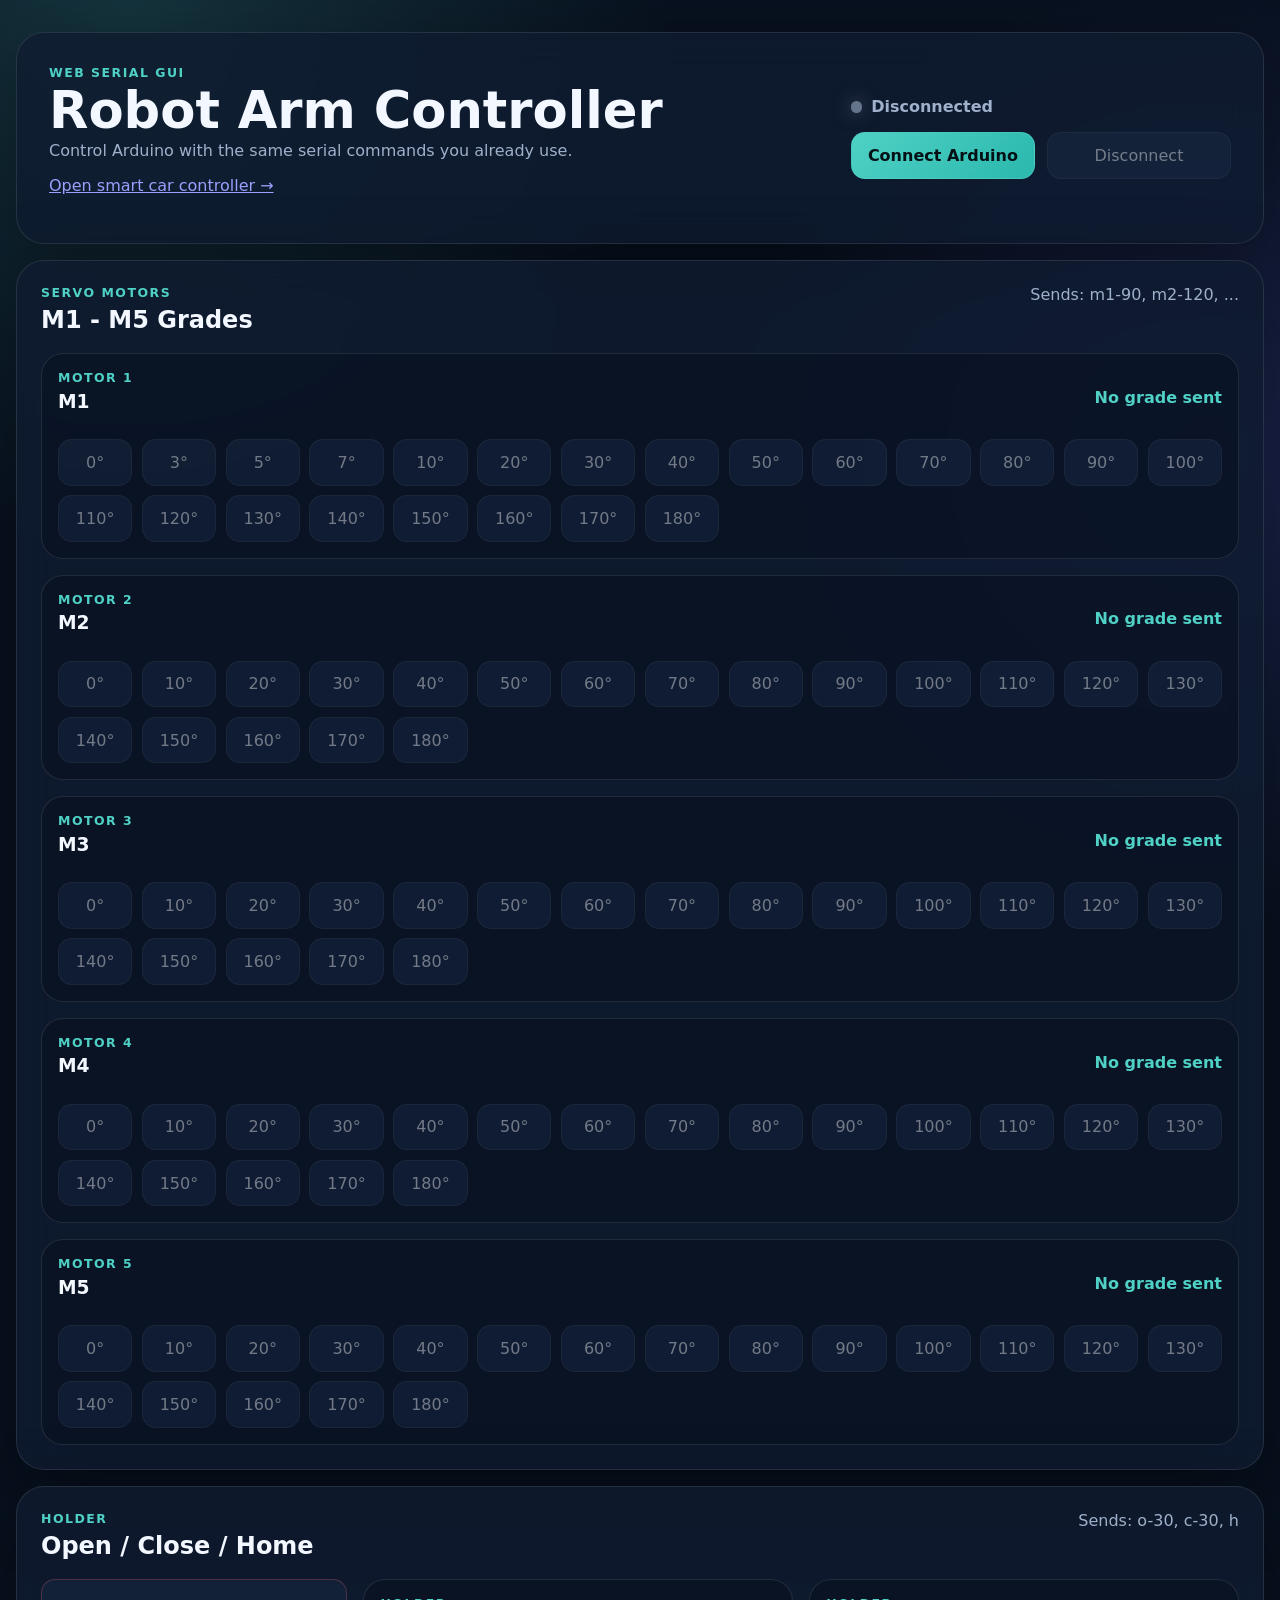
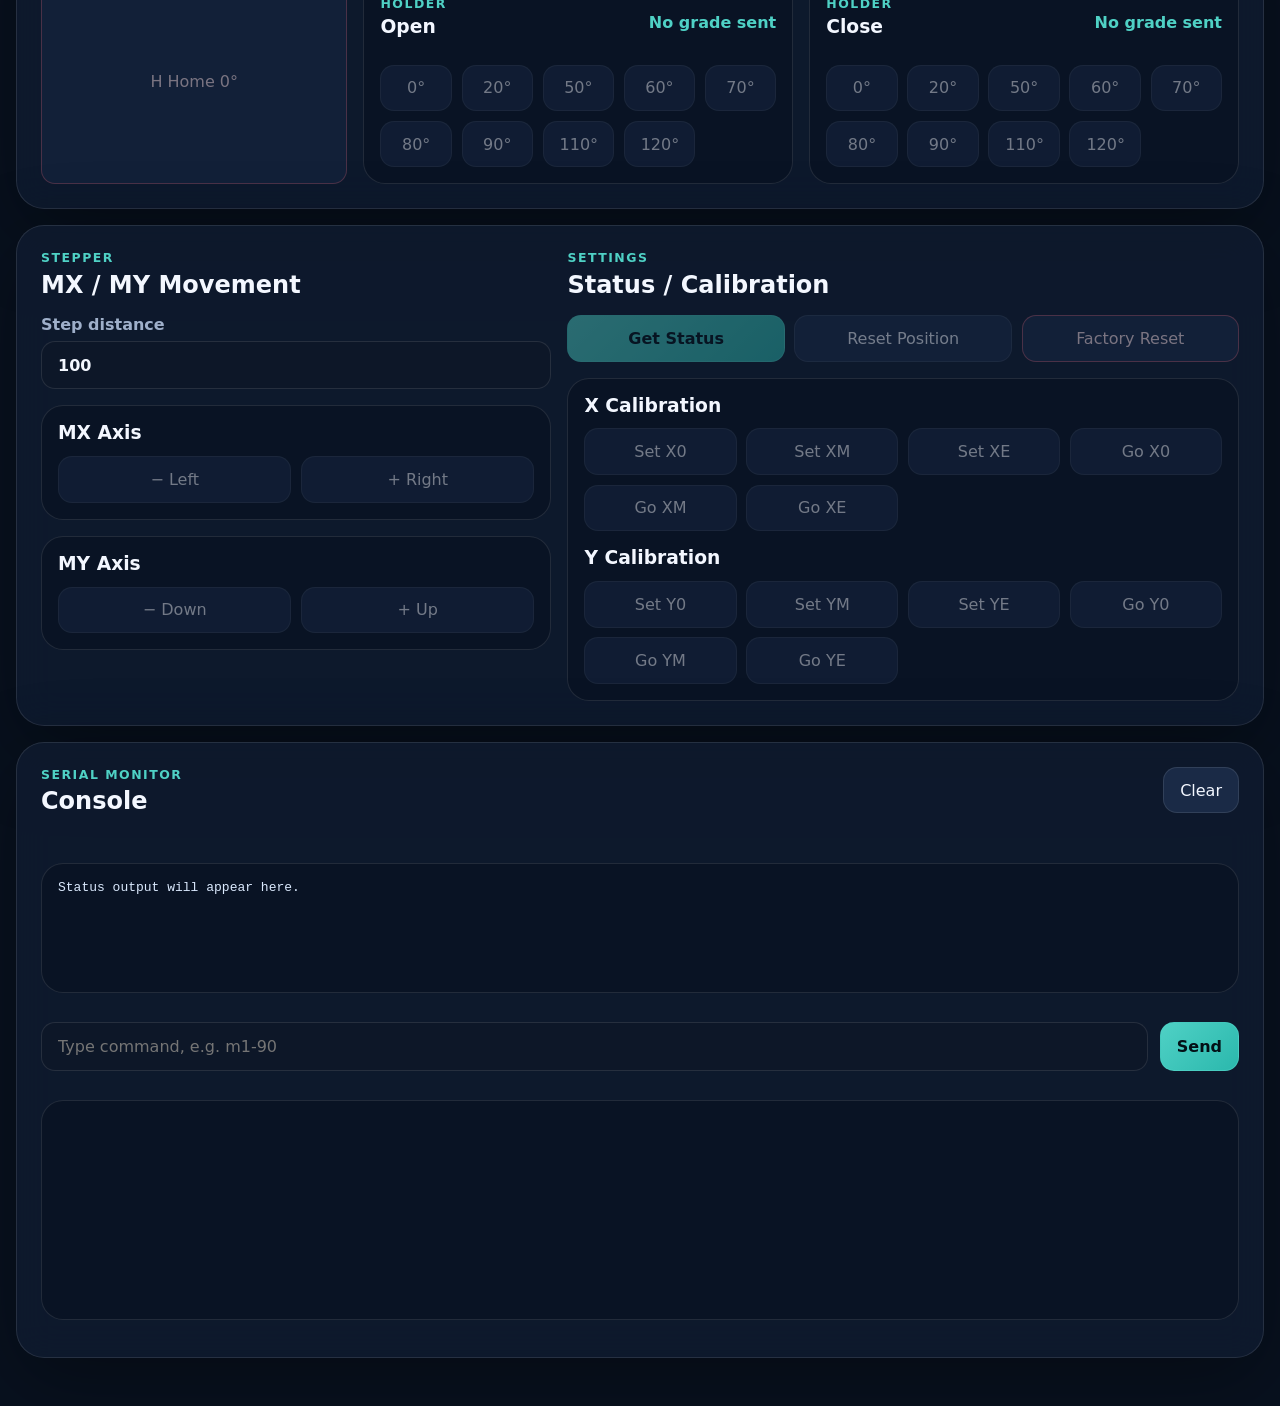
<file: index.html>
<!doctype html>
<html lang="en">
  <head>
    <meta charset="UTF-8" />
    <meta name="viewport" content="width=device-width, initial-scale=1.0" />
    <title>Robot Arm Controller</title>
    <link rel="stylesheet" href="styles.css" />
  </head>
  <body>
    <main class="shell">
      <header class="hero">
        <div>
          <p class="eyebrow">Web Serial GUI</p>
          <h1>Robot Arm Controller</h1>
          <p class="subtitle">Control Arduino with the same serial commands you already use.</p>
          <p class="subtitle"><a class="page-link" href="car.html">Open smart car controller →</a></p>
        </div>
        <div class="connection-card">
          <span id="connectionStatus" class="status-dot">Disconnected</span>
          <div class="connection-actions">
            <button id="connectButton" class="primary">Connect Arduino</button>
            <button id="disconnectButton" disabled>Disconnect</button>
          </div>
        </div>
      </header>

      <section class="panel">
        <div class="section-title">
          <div>
            <p class="eyebrow">Servo Motors</p>
            <h2>M1 - M5 Grades</h2>
          </div>
          <span class="hint">Sends: m1-90, m2-120, ...</span>
        </div>
        <div id="servoGrid" class="motor-grid"></div>
      </section>

      <section class="panel">
        <div class="section-title">
          <div>
            <p class="eyebrow">Holder</p>
            <h2>Open / Close / Home</h2>
          </div>
          <span class="hint">Sends: o-30, c-30, h</span>
        </div>
        <div class="holder-layout">
          <button class="danger command-button" data-command="h">H Home 0°</button>
          <div id="holderGrid" class="holder-grid"></div>
        </div>
      </section>

      <section class="panel split">
        <div>
          <div class="section-title compact">
            <div>
              <p class="eyebrow">Stepper</p>
              <h2>MX / MY Movement</h2>
            </div>
          </div>
          <div class="stepper-controls">
            <label class="step-input">
              Step distance
              <input id="stepAmount" type="number" min="1" step="1" value="100" />
            </label>
            <div class="axis-card">
              <h3>MX Axis</h3>
              <div class="axis-buttons">
                <button class="hold-command" data-axis="mx" data-direction="-">− Left</button>
                <button class="hold-command" data-axis="mx" data-direction="+">+ Right</button>
              </div>
            </div>
            <div class="axis-card">
              <h3>MY Axis</h3>
              <div class="axis-buttons">
                <button class="hold-command" data-axis="my" data-direction="-">− Down</button>
                <button class="hold-command" data-axis="my" data-direction="+">+ Up</button>
              </div>
            </div>
          </div>
        </div>

        <div>
          <div class="section-title compact">
            <div>
              <p class="eyebrow">Settings</p>
              <h2>Status / Calibration</h2>
            </div>
          </div>
          <div class="settings-grid">
            <button class="primary command-button" data-command="status">Get Status</button>
            <button class="command-button" data-command="reset">Reset Position</button>
            <button class="danger command-button" data-command="factory" data-confirm="Factory reset will clear saved calibration values. Continue?">Factory Reset</button>
          </div>
          <div class="calibration">
            <div>
              <h3>X Calibration</h3>
              <div class="settings-grid">
                <button class="command-button" data-command="setx0">Set X0</button>
                <button class="command-button" data-command="setxm">Set XM</button>
                <button class="command-button" data-command="setxe">Set XE</button>
                <button class="command-button" data-command="x0">Go X0</button>
                <button class="command-button" data-command="xm">Go XM</button>
                <button class="command-button" data-command="xe">Go XE</button>
              </div>
            </div>
            <div>
              <h3>Y Calibration</h3>
              <div class="settings-grid">
                <button class="command-button" data-command="sety0">Set Y0</button>
                <button class="command-button" data-command="setym">Set YM</button>
                <button class="command-button" data-command="setye">Set YE</button>
                <button class="command-button" data-command="y0">Go Y0</button>
                <button class="command-button" data-command="ym">Go YM</button>
                <button class="command-button" data-command="ye">Go YE</button>
              </div>
            </div>
          </div>
        </div>
      </section>

      <section class="panel console-panel">
        <div class="section-title">
          <div>
            <p class="eyebrow">Serial Monitor</p>
            <h2>Console</h2>
          </div>
          <button id="clearLogButton">Clear</button>
        </div>
        <pre id="statusOutput" class="status-output">Status output will appear here.</pre>
        <form id="manualCommandForm" class="manual-command">
          <input id="manualCommandInput" placeholder="Type command, e.g. m1-90" autocomplete="off" />
          <button class="primary" type="submit">Send</button>
        </form>
        <pre id="serialLog" class="serial-log"></pre>
      </section>
    </main>

    <script src="app.js"></script>
  </body>
</html>
</file>
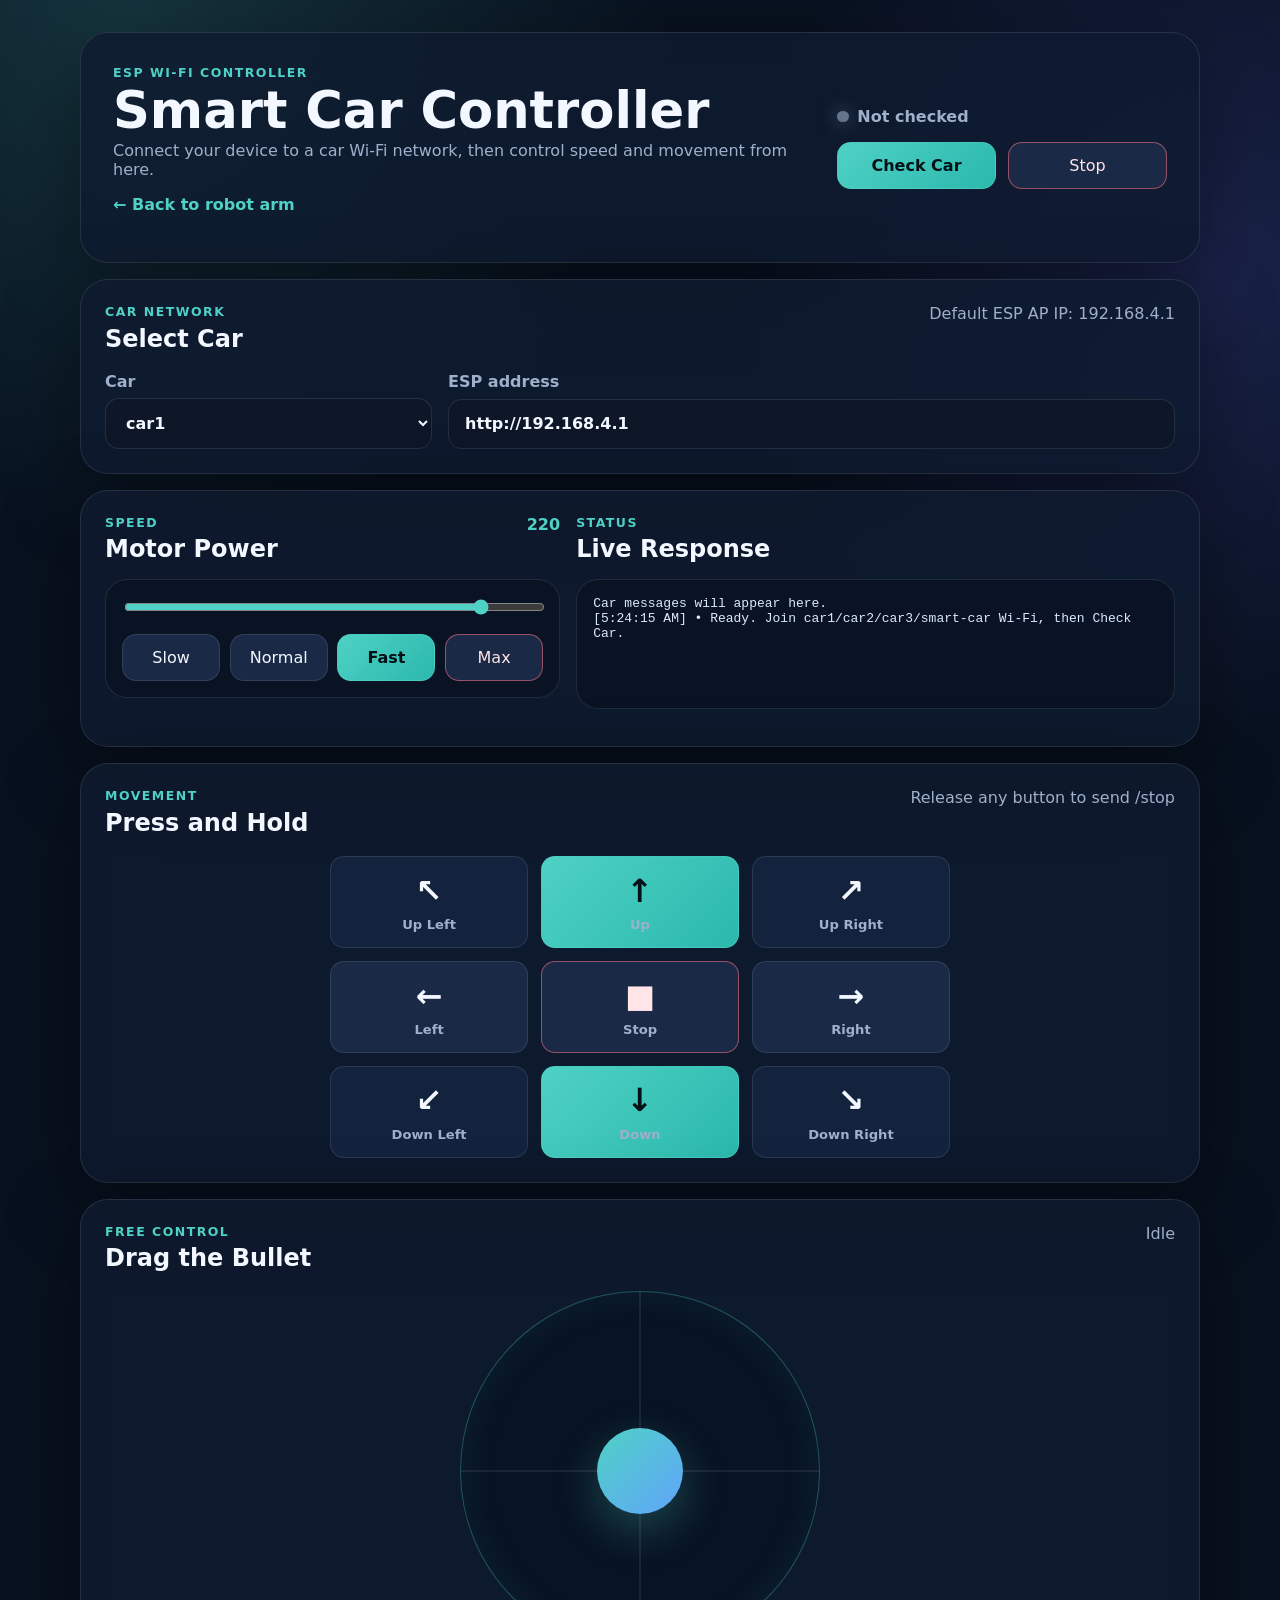
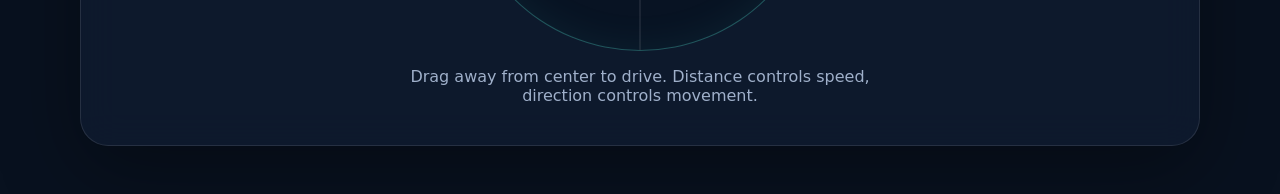
<file: car.html>
<!doctype html>
<html lang="en">
  <head>
    <meta charset="UTF-8" />
    <meta name="viewport" content="width=device-width, initial-scale=1.0" />
    <title>Smart Car Controller</title>
    <link rel="stylesheet" href="styles.css" />
    <link rel="stylesheet" href="car-controller.css" />
  </head>
  <body>
    <main class="shell car-shell">
      <header class="hero">
        <div>
          <p class="eyebrow">ESP Wi‑Fi Controller</p>
          <h1>Smart Car Controller</h1>
          <p class="subtitle">
            Connect your device to a car Wi‑Fi network, then control speed and movement from here.
          </p>
          <p class="subtitle"><a class="page-link" href="index.html">← Back to robot arm</a></p>
        </div>
        <div class="connection-card">
          <span id="carStatusDot" class="status-dot">Not checked</span>
          <div class="connection-actions">
            <button id="statusButton" class="primary">Check Car</button>
            <button id="stopButton" class="danger">Stop</button>
          </div>
        </div>
      </header>

      <section class="panel car-config">
        <div class="section-title">
          <div>
            <p class="eyebrow">Car Network</p>
            <h2>Select Car</h2>
          </div>
          <span class="hint">Default ESP AP IP: 192.168.4.1</span>
        </div>
        <div class="car-config-grid">
          <label class="step-input">
            Car
            <select id="carSelect">
              <option value="car1">car1</option>
              <option value="car2">car2</option>
              <option value="car3">car3</option>
              <option value="smart-car">smart-car</option>
            </select>
          </label>
          <label class="step-input">
            ESP address
            <input id="carHostInput" value="http://192.168.4.1" autocomplete="off" />
          </label>
        </div>
      </section>

      <section class="panel split car-control-layout">
        <div>
          <div class="section-title compact">
            <div>
              <p class="eyebrow">Speed</p>
              <h2>Motor Power</h2>
            </div>
            <span id="speedValue" class="current-angle">220</span>
          </div>
          <div class="speed-card">
            <input id="speedSlider" type="range" min="0" max="255" value="220" />
            <div class="speed-presets">
              <button class="speed-preset" data-speed="80">Slow</button>
              <button class="speed-preset" data-speed="160">Normal</button>
              <button class="speed-preset primary" data-speed="220">Fast</button>
              <button class="speed-preset danger" data-speed="255">Max</button>
            </div>
          </div>
        </div>

        <div>
          <div class="section-title compact">
            <div>
              <p class="eyebrow">Status</p>
              <h2>Live Response</h2>
            </div>
          </div>
          <pre id="carLog" class="status-output">Car messages will appear here.</pre>
        </div>
      </section>

      <section class="panel">
        <div class="section-title">
          <div>
            <p class="eyebrow">Movement</p>
            <h2>Press and Hold</h2>
          </div>
          <span class="hint">Release any button to send /stop</span>
        </div>
        <div class="drive-pad">
          <button class="drive-button diagonal" data-dir="fl">↖<span>Up Left</span></button>
          <button class="drive-button primary" data-dir="f">↑<span>Up</span></button>
          <button class="drive-button diagonal" data-dir="fr">↗<span>Up Right</span></button>
          <button class="drive-button" data-dir="l">←<span>Left</span></button>
          <button id="centerStopButton" class="drive-button danger">■<span>Stop</span></button>
          <button class="drive-button" data-dir="r">→<span>Right</span></button>
          <button class="drive-button diagonal" data-dir="bl">↙<span>Down Left</span></button>
          <button class="drive-button primary" data-dir="b">↓<span>Down</span></button>
          <button class="drive-button diagonal" data-dir="br">↘<span>Down Right</span></button>
        </div>
      </section>

      <section class="panel">
        <div class="section-title">
          <div>
            <p class="eyebrow">Free Control</p>
            <h2>Drag the Bullet</h2>
          </div>
          <span id="joystickDirection" class="hint">Idle</span>
        </div>
        <div class="joystick-wrap">
          <div id="joystickPad" class="joystick-pad" aria-label="Free control joystick">
            <div id="joystickBullet" class="joystick-bullet"></div>
          </div>
          <p class="subtitle joystick-help">
            Drag away from center to drive. Distance controls speed, direction controls movement.
          </p>
        </div>
      </section>
    </main>

    <script src="car-controller.js"></script>
  </body>
</html>
</file>
<file: styles.css>
:root {
  color-scheme: dark;
  --bg: #08111f;
  --panel: rgba(15, 27, 48, 0.82);
  --panel-strong: #14223a;
  --text: #f3f7ff;
  --muted: #9fb0ca;
  --accent: #4fd1c5;
  --accent-strong: #2bb8ad;
  --danger: #fb7185;
  --line: rgba(255, 255, 255, 0.1);
  --shadow: 0 24px 80px rgba(0, 0, 0, 0.35);
}

* {
  box-sizing: border-box;
}

body {
  margin: 0;
  min-height: 100vh;
  background:
    radial-gradient(circle at 10% 0%, rgba(79, 209, 197, 0.18), transparent 34rem),
    radial-gradient(circle at 95% 15%, rgba(99, 102, 241, 0.2), transparent 30rem),
    var(--bg);
  color: var(--text);
  font-family:
    Inter, ui-sans-serif, system-ui, -apple-system, BlinkMacSystemFont, "Segoe UI", sans-serif;
}

button,
input {
  font: inherit;
}

button {
  border: 1px solid var(--line);
  border-radius: 14px;
  padding: 0.8rem 1rem;
  background: #1a2a46;
  color: var(--text);
  cursor: pointer;
  transition:
    transform 150ms ease,
    border-color 150ms ease,
    background 150ms ease;
}

button:hover:not(:disabled) {
  border-color: rgba(79, 209, 197, 0.55);
  transform: translateY(-1px);
}

button:active:not(:disabled),
button.active {
  transform: translateY(1px) scale(0.99);
  background: #203557;
}

button:disabled {
  cursor: not-allowed;
  opacity: 0.45;
}

input {
  width: 100%;
  border: 1px solid var(--line);
  border-radius: 14px;
  padding: 0.85rem 1rem;
  background: #0d1728;
  color: var(--text);
  outline: none;
}

input:focus {
  border-color: var(--accent);
}

.shell {
  width: min(1280px, calc(100% - 2rem));
  margin: 0 auto;
  padding: 2rem 0 3rem;
}

.hero,
.panel {
  border: 1px solid var(--line);
  border-radius: 28px;
  background: var(--panel);
  box-shadow: var(--shadow);
  backdrop-filter: blur(18px);
}

.hero {
  display: flex;
  justify-content: space-between;
  gap: 1.5rem;
  align-items: center;
  padding: 2rem;
  margin-bottom: 1rem;
}

.panel {
  padding: 1.5rem;
  margin-top: 1rem;
}

.eyebrow {
  margin: 0 0 0.35rem;
  color: var(--accent);
  font-size: 0.78rem;
  font-weight: 800;
  letter-spacing: 0.12em;
  text-transform: uppercase;
}

h1,
h2,
h3,
p {
  margin-top: 0;
}

h1 {
  margin-bottom: 0.45rem;
  font-size: clamp(2rem, 4vw, 4rem);
  line-height: 0.95;
}

h2 {
  margin-bottom: 0;
}

h3 {
  margin-bottom: 0.8rem;
}

.subtitle,
.hint,
.step-input {
  color: var(--muted);
}

.connection-card {
  display: grid;
  gap: 1rem;
  min-width: min(100%, 330px);
}

.connection-actions {
  display: grid;
  grid-template-columns: 1fr 1fr;
  gap: 0.75rem;
}

.status-dot {
  display: inline-flex;
  align-items: center;
  gap: 0.55rem;
  color: var(--muted);
  font-weight: 700;
}

.status-dot::before {
  content: "";
  width: 0.72rem;
  height: 0.72rem;
  border-radius: 999px;
  background: #64748b;
  box-shadow: 0 0 18px rgba(100, 116, 139, 0.8);
}

.status-dot.connected {
  color: #a7f3d0;
}

.status-dot.connected::before {
  background: #34d399;
  box-shadow: 0 0 18px rgba(52, 211, 153, 0.85);
}

.primary {
  border-color: rgba(79, 209, 197, 0.55);
  background: linear-gradient(135deg, var(--accent), var(--accent-strong));
  color: #031016;
  font-weight: 800;
}

.danger {
  border-color: rgba(251, 113, 133, 0.55);
  color: #ffe4e8;
}

.section-title {
  display: flex;
  align-items: flex-start;
  justify-content: space-between;
  gap: 1rem;
  margin-bottom: 1.2rem;
}

.section-title.compact {
  margin-bottom: 1rem;
}

.motor-grid {
  display: grid;
  gap: 1rem;
}

.motor-card,
.axis-card,
.status-output,
.serial-log,
.calibration {
  border: 1px solid var(--line);
  border-radius: 22px;
  background: rgba(8, 17, 31, 0.56);
}

.motor-card {
  padding: 1rem;
}

.motor-head {
  display: flex;
  justify-content: space-between;
  gap: 1rem;
  align-items: center;
  margin-bottom: 0.9rem;
}

.current-angle {
  color: var(--accent);
  font-weight: 900;
}

.grade-buttons,
.holder-buttons,
.settings-grid,
.axis-buttons {
  display: grid;
  gap: 0.6rem;
}

.grade-buttons {
  grid-template-columns: repeat(auto-fit, minmax(72px, 1fr));
}

.holder-layout {
  display: grid;
  grid-template-columns: minmax(170px, 0.35fr) 1fr;
  gap: 1rem;
}

.holder-grid {
  display: grid;
  grid-template-columns: repeat(2, minmax(0, 1fr));
  gap: 1rem;
}

.holder-buttons {
  grid-template-columns: repeat(auto-fit, minmax(70px, 1fr));
}

.split {
  display: grid;
  grid-template-columns: minmax(0, 0.95fr) minmax(0, 1.25fr);
  gap: 1rem;
}

.stepper-controls {
  display: grid;
  gap: 1rem;
}

.step-input {
  display: grid;
  gap: 0.45rem;
  font-weight: 700;
}

.axis-card,
.calibration {
  padding: 1rem;
}

.axis-buttons,
.settings-grid {
  grid-template-columns: repeat(auto-fit, minmax(130px, 1fr));
}

.calibration {
  display: grid;
  gap: 1rem;
  margin-top: 1rem;
}

.console-panel {
  display: grid;
  gap: 1rem;
}

.status-output,
.serial-log {
  min-height: 130px;
  max-height: 320px;
  overflow: auto;
  padding: 1rem;
  color: #dbeafe;
  white-space: pre-wrap;
}

.serial-log {
  min-height: 220px;
  color: #cbd5e1;
}

.manual-command {
  display: grid;
  grid-template-columns: 1fr auto;
  gap: 0.75rem;
}

@media (max-width: 820px) {
  .hero,
  .section-title,
  .holder-layout,
  .split,
  .manual-command {
    grid-template-columns: 1fr;
  }

  .hero,
  .section-title {
    display: grid;
  }

  .holder-grid {
    grid-template-columns: 1fr;
  }
}
</file>
<file: car-controller.css>
.page-link {
  color: var(--accent);
  font-weight: 800;
  text-decoration: none;
}

.page-link:hover {
  text-decoration: underline;
}

select {
  width: 100%;
  border: 1px solid var(--line);
  border-radius: 14px;
  padding: 0.85rem 1rem;
  background: #0d1728;
  color: var(--text);
  outline: none;
  font: inherit;
}

select:focus {
  border-color: var(--accent);
}

.car-shell {
  max-width: 1120px;
}

.car-config-grid {
  display: grid;
  grid-template-columns: minmax(180px, 0.45fr) 1fr;
  gap: 1rem;
}

.speed-card {
  display: grid;
  gap: 1rem;
  border: 1px solid var(--line);
  border-radius: 22px;
  padding: 1rem;
  background: rgba(8, 17, 31, 0.56);
}

input[type="range"] {
  accent-color: var(--accent);
  padding: 0;
}

.speed-presets {
  display: grid;
  grid-template-columns: repeat(4, minmax(0, 1fr));
  gap: 0.6rem;
}

.drive-pad {
  display: grid;
  grid-template-columns: repeat(3, minmax(90px, 1fr));
  gap: 0.8rem;
  max-width: 620px;
  margin: 0 auto;
}

.drive-button {
  min-height: 92px;
  display: grid;
  place-items: center;
  gap: 0.2rem;
  font-size: 2rem;
  font-weight: 900;
  touch-action: none;
  user-select: none;
}

.drive-button span {
  font-size: 0.82rem;
  font-weight: 800;
  color: var(--muted);
}

.drive-button.diagonal {
  background: #14233d;
}

.joystick-wrap {
  display: grid;
  justify-items: center;
  gap: 1rem;
}

.joystick-pad {
  position: relative;
  width: min(72vw, 360px);
  aspect-ratio: 1;
  border: 1px solid rgba(79, 209, 197, 0.35);
  border-radius: 999px;
  background:
    radial-gradient(circle at center, rgba(79, 209, 197, 0.2) 0 14%, transparent 15%),
    linear-gradient(rgba(255, 255, 255, 0.08), rgba(255, 255, 255, 0.08)) center / 2px 100% no-repeat,
    linear-gradient(90deg, rgba(255, 255, 255, 0.08), rgba(255, 255, 255, 0.08)) center / 100% 2px no-repeat,
    rgba(8, 17, 31, 0.62);
  box-shadow: inset 0 0 40px rgba(79, 209, 197, 0.08);
  touch-action: none;
}

.joystick-bullet {
  position: absolute;
  left: 50%;
  top: 50%;
  width: 86px;
  height: 86px;
  border-radius: 999px;
  transform: translate(-50%, -50%);
  background: linear-gradient(135deg, var(--accent), #60a5fa);
  box-shadow: 0 16px 45px rgba(79, 209, 197, 0.28);
  pointer-events: none;
}

.joystick-help {
  max-width: 520px;
  text-align: center;
}

@media (max-width: 820px) {
  .car-config-grid,
  .car-control-layout,
  .speed-presets {
    grid-template-columns: 1fr;
  }

  .drive-pad {
    grid-template-columns: repeat(3, minmax(76px, 1fr));
  }

  .drive-button {
    min-height: 78px;
    font-size: 1.65rem;
  }
}
</file>
